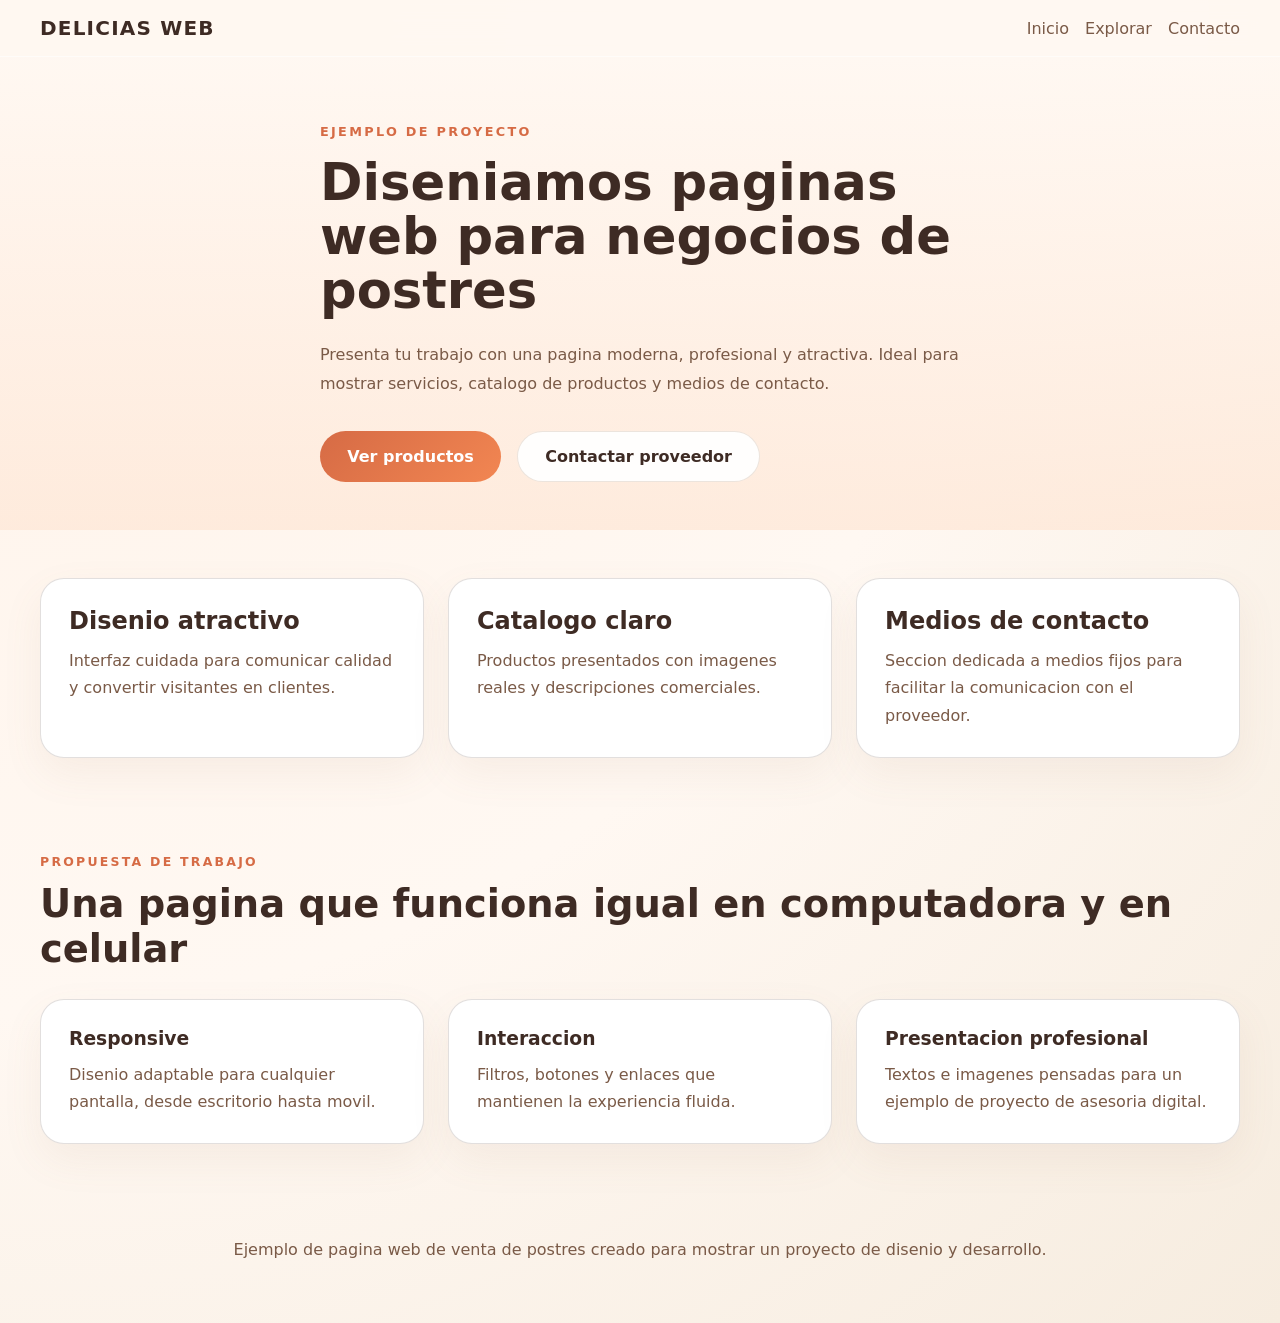
<file: index.html>
﻿<!DOCTYPE html>
<html lang="es">
<head>
  <meta charset="UTF-8" />
  <meta name="viewport" content="width=device-width, initial-scale=1.0" />
  <title>Delicias Web | Presentación de proyecto</title>
  <meta name="description" content="Pagina de presentación de proyecto web para venta de postres creativos." />
  <link rel="stylesheet" href="css/styles.css" />
</head>
<body>
  <header class="site-header">
    <div class="container header-content">
      <strong class="brand">Delicias Web</strong>
      <nav>
        <a href="index.html">Inicio</a>
        <a href="explorar.html">Explorar</a>
        <a href="contacto.html">Contacto</a>
      </nav>
    </div>
  </header>

  <main>
    <section class="hero hero-home">
      <div class="container hero-content">
        <span class="eyebrow">Ejemplo de proyecto</span>
        <h1>Diseniamos paginas web para negocios de postres</h1>
        <p>Presenta tu trabajo con una pagina moderna, profesional y atractiva. Ideal para mostrar servicios, catalogo de productos y medios de contacto.</p>
        <div class="hero-actions">
          <a class="button button-primary" href="explorar.html">Ver productos</a>
          <a class="button button-secondary" href="contacto.html">Contactar proveedor</a>
        </div>
      </div>
    </section>

    <section class="container section-preview">
      <div class="grid-3">
        <article class="feature-card">
          <h2>Disenio atractivo</h2>
          <p>Interfaz cuidada para comunicar calidad y convertir visitantes en clientes.</p>
        </article>
        <article class="feature-card">
          <h2>Catalogo claro</h2>
          <p>Productos presentados con imagenes reales y descripciones comerciales.</p>
        </article>
        <article class="feature-card">
          <h2>Medios de contacto</h2>
          <p>Seccion dedicada a medios fijos para facilitar la comunicacion con el proveedor.</p>
        </article>
      </div>
    </section>

    <section class="container section-showcase">
      <div class="section-header">
        <span>Propuesta de trabajo</span>
        <h2>Una pagina que funciona igual en computadora y en celular</h2>
      </div>
      <div class="showcase-grid">
        <div class="showcase-card">
          <h3>Responsive</h3>
          <p>Disenio adaptable para cualquier pantalla, desde escritorio hasta movil.</p>
        </div>
        <div class="showcase-card">
          <h3>Interaccion</h3>
          <p>Filtros, botones y enlaces que mantienen la experiencia fluida.</p>
        </div>
        <div class="showcase-card">
          <h3>Presentacion profesional</h3>
          <p>Textos e imagenes pensadas para un ejemplo de proyecto de asesoria digital.</p>
        </div>
      </div>
    </section>
  </main>

  <footer class="site-footer">
    <div class="container">
      <p>Ejemplo de pagina web de venta de postres creado para mostrar un proyecto de disenio y desarrollo.</p>
    </div>
  </footer>
</body>
</html>
</file>
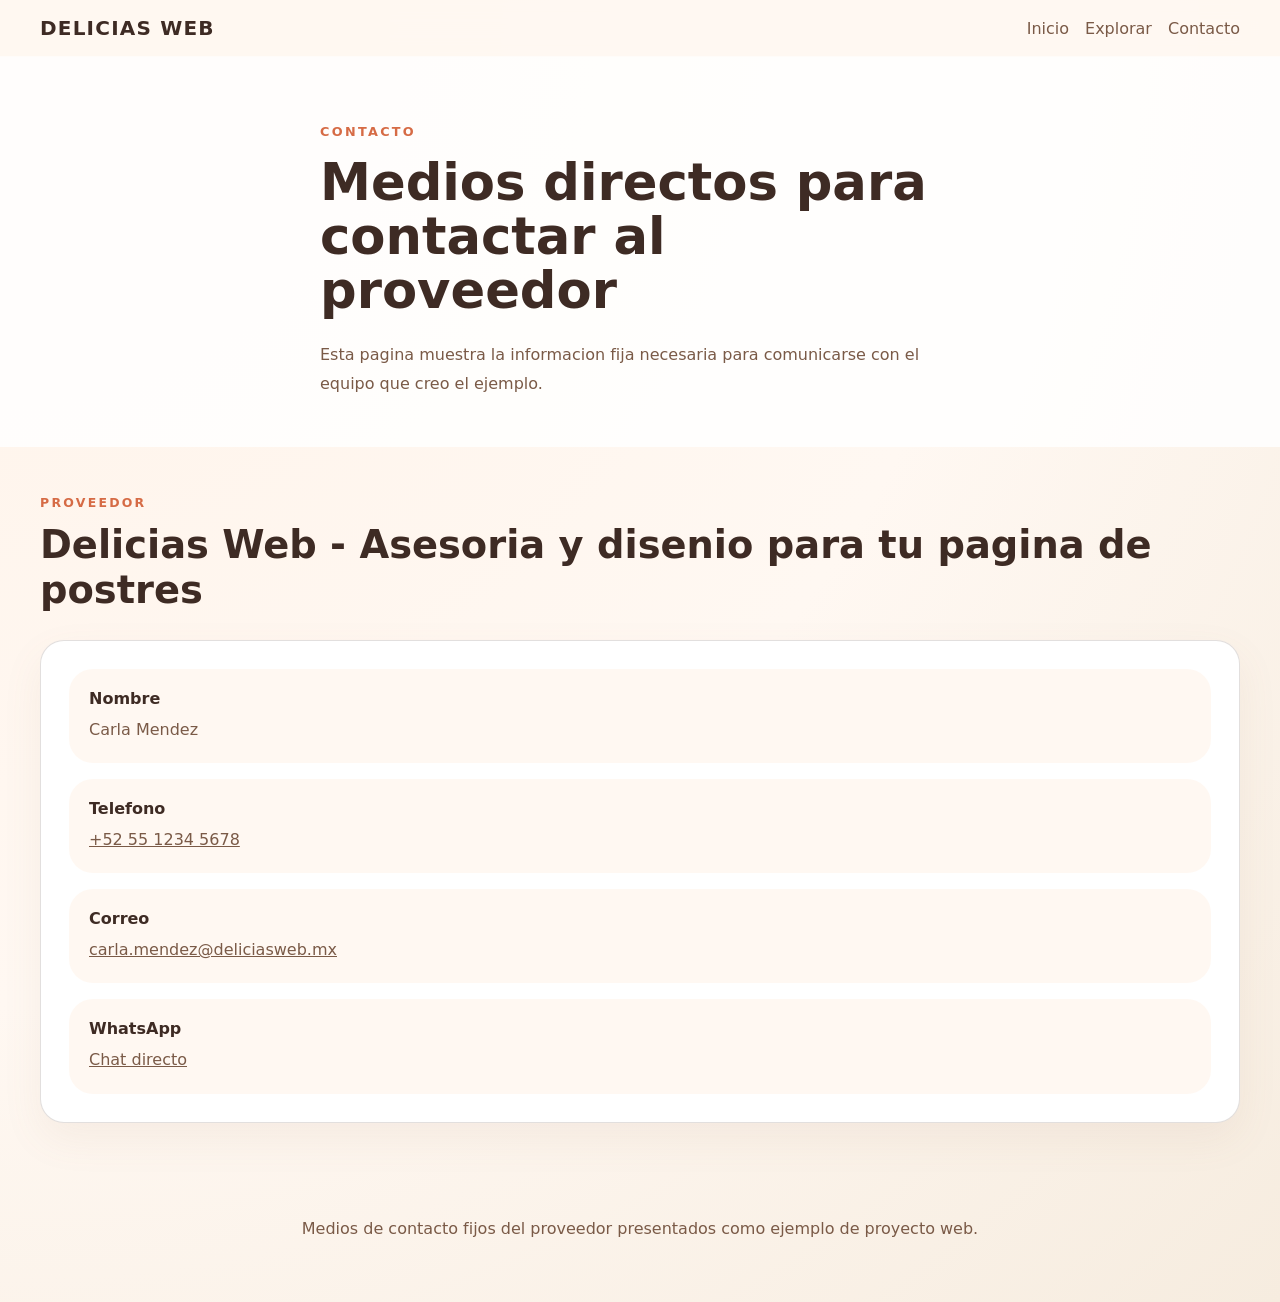
<file: contacto.html>
﻿<!DOCTYPE html>
<html lang="es">
<head>
  <meta charset="UTF-8" />
  <meta name="viewport" content="width=device-width, initial-scale=1.0" />
  <title>Contacto | Delicias Web</title>
  <meta name="description" content="Medios de contacto fijos del proveedor para el ejemplo de proyecto de postres." />
  <link rel="stylesheet" href="css/styles.css" />
</head>
<body>
  <header class="site-header">
    <div class="container header-content">
      <strong class="brand">Delicias Web</strong>
      <nav>
        <a href="index.html">Inicio</a>
        <a href="explorar.html">Explorar</a>
        <a href="contacto.html">Contacto</a>
      </nav>
    </div>
  </header>

  <main>
    <section class="hero hero-contact">
      <div class="container hero-content">
        <span class="eyebrow">Contacto</span>
        <h1>Medios directos para contactar al proveedor</h1>
        <p>Esta pagina muestra la informacion fija necesaria para comunicarse con el equipo que creo el ejemplo.</p>
      </div>
    </section>

    <section class="container section-contact">
      <div class="section-header">
        <span>Proveedor</span>
        <h2>Delicias Web - Asesori­a y disenio para tu pagina de postres</h2>
      </div>
      <div class="contact-panel">
        <div class="contact-item">
          <strong>Nombre</strong>
          <p>Carla Mendez</p>
        </div>
        <div class="contact-item">
          <strong>Telefono</strong>
          <p><a href="tel:+525512345678">+52 55 1234 5678</a></p>
        </div>
        <div class="contact-item">
          <strong>Correo</strong>
          <p><a href="mailto:carla.mendez@deliciasweb.mx">carla.mendez@deliciasweb.mx</a></p>
        </div>
        <div class="contact-item">
          <strong>WhatsApp</strong>
          <p><a href="https://wa.me/525512345678" target="_blank" rel="noreferrer">Chat directo</a></p>
        </div>
      </div>
    </section>
  </main>

  <footer class="site-footer">
    <div class="container">
      <p>Medios de contacto fijos del proveedor presentados como ejemplo de proyecto web.</p>
    </div>
  </footer>
</body>
</html>
</file>
<file: css/styles.css>
:root {
  --bg: #fff8f2;
  --surface: #fff;
  --text: #3e2b24;
  --muted: #7a5a47;
  --primary: #d66b45;
  --secondary: #f2c9b6;
  --border: rgba(62, 43, 36, 0.15);
  --radius: 24px;
  font-family: Inter, system-ui, sans-serif;
}

* {
  box-sizing: border-box;
}

html {
  scroll-behavior: smooth;
}

body {
  margin: 0;
  min-height: 100vh;
  background: radial-gradient(circle at top left, #fff3e9 0%, #fff8f2 55%, #f6ecdf 100%);
  color: var(--text);
}

img {
  max-width: 100%;
  display: block;
}

a {
  color: inherit;
}

.container {
  width: min(1200px, calc(100% - 2rem));
  margin: 0 auto;
}

.site-header {
  position: sticky;
  top: 0;
  z-index: 10;
  background: rgba(255, 248, 242, 0.95);
  backdrop-filter: blur(12px);
  border-bottom: 1px solid rgba(255, 255, 255, 0.5);
}

.header-content {
  display: flex;
  align-items: center;
  justify-content: space-between;
  gap: 1rem;
  padding: 1rem 0;
}

.brand {
  font-size: 1.25rem;
  letter-spacing: 0.06em;
  text-transform: uppercase;
}

nav {
  display: flex;
  flex-wrap: wrap;
  gap: 1rem;
}

nav a {
  color: var(--muted);
  text-decoration: none;
  font-weight: 500;
  transition: color 0.2s ease;
}

nav a:hover {
  color: var(--primary);
}

.hero {
  padding: 4rem 0 3rem;
}

.hero-content {
  max-width: 640px;
}

.eyebrow {
  display: inline-block;
  font-weight: 700;
  letter-spacing: 0.18em;
  text-transform: uppercase;
  color: var(--primary);
  font-size: 0.8rem;
}

.hero h1 {
  font-size: clamp(2.5rem, 4vw, 4rem);
  margin: 1rem 0 0;
  line-height: 1.05;
}

.hero p {
  margin: 1.5rem 0 0;
  line-height: 1.8;
  color: var(--muted);
}

.hero-home {
  background: linear-gradient(180deg, rgba(255, 248, 242, 0.95), rgba(254, 232, 216, 0.8));
}

.hero-explore,
.hero-contact {
  background: rgba(255, 255, 255, 0.85);
}

.hero-actions {
  margin-top: 2rem;
  display: flex;
  flex-wrap: wrap;
  gap: 1rem;
}

.button {
  display: inline-flex;
  align-items: center;
  justify-content: center;
  padding: 0.95rem 1.7rem;
  border-radius: 999px;
  text-decoration: none;
  font-weight: 700;
  transition: transform 0.25s ease, box-shadow 0.25s ease;
}

.button-primary {
  background: linear-gradient(135deg, var(--primary), #f28652);
  color: #fff;
}

.button-secondary {
  background: rgba(255, 255, 255, 0.92);
  color: var(--text);
  border: 1px solid rgba(138, 92, 56, 0.16);
}

.button:hover {
  transform: translateY(-2px);
}

.section-preview,
.section-showcase,
.section-products,
.section-contact {
  padding: 3rem 0;
}

.section-header {
  display: grid;
  gap: 0.75rem;
  margin-bottom: 1.75rem;
}

.section-header span {
  color: var(--primary);
  font-weight: 700;
  text-transform: uppercase;
  letter-spacing: 0.18em;
  font-size: 0.78rem;
}

.section-header h2 {
  margin: 0;
  font-size: clamp(2rem, 3vw, 2.75rem);
}

.grid-3 {
  display: grid;
  gap: 1.5rem;
  grid-template-columns: repeat(3, minmax(0, 1fr));
}

.feature-card,
.showcase-card,
.contact-panel,
.product-card {
  background: var(--surface);
  border: 1px solid var(--border);
  border-radius: var(--radius);
  padding: 1.75rem;
  box-shadow: 0 16px 40px rgba(157, 114, 88, 0.08);
}

.feature-card h2,
.showcase-card h3,
.product-card h3,
.contact-item strong {
  margin: 0 0 0.75rem;
}

.feature-card p,
.showcase-card p,
.product-card p,
.contact-item p {
  margin: 0;
  line-height: 1.7;
  color: var(--muted);
}

.showcase-grid {
  display: grid;
  gap: 1.5rem;
  grid-template-columns: repeat(3, minmax(0, 1fr));
}

.filter-row {
  display: flex;
  gap: 1rem;
  flex-wrap: wrap;
  margin-bottom: 1.5rem;
}

.filter-row input,
.filter-row select {
  width: min(320px, 100%);
  border: 1px solid var(--border);
  border-radius: 999px;
  padding: 0.95rem 1.15rem;
  background: #fff;
  color: var(--text);
}

.product-grid {
  display: grid;
  gap: 1.5rem;
  grid-template-columns: repeat(3, minmax(0, 1fr));
}

.product-card {
  display: grid;
  gap: 1rem;
  overflow: hidden;
  transition: transform 0.25s ease, box-shadow 0.25s ease;
}

.product-card:hover {
  transform: translateY(-4px);
}

.product-card img {
  width: 100%;
  height: 220px;
  object-fit: cover;
}

.product-content {
  display: grid;
  gap: 0.75rem;
}

.tag {
  display: inline-flex;
  padding: 0.45rem 0.9rem;
  border-radius: 999px;
  background: rgba(246, 198, 176, 0.55);
  color: var(--text);
  font-size: 0.8rem;
  width: fit-content;
}

.price {
  font-weight: 700;
  color: var(--primary);
}

.contact-panel {
  display: grid;
  gap: 1rem;
}

.contact-item {
  background: rgba(255, 248, 242, 0.95);
  border-radius: 24px;
  padding: 1.25rem;
}

.contact-item strong {
  display: block;
  font-weight: 700;
  margin-bottom: 0.5rem;
}

.site-footer {
  padding: 2rem 0 3rem;
  color: var(--muted);
  text-align: center;
}

@media (max-width: 980px) {
  .header-content,
  .hero-content,
  .grid-3,
  .showcase-grid,
  .product-grid,
  .contact-panel {
    gap: 1rem;
  }

  .header-content {
    flex-direction: column;
    align-items: flex-start;
  }

  .product-grid,
  .showcase-grid,
  .grid-3,
  .contact-panel {
    grid-template-columns: 1fr;
  }
}

@media (max-width: 620px) {
  .header-content {
    padding: 0.75rem 0;
  }

  nav {
    width: 100%;
  }

  .hero {
    padding-top: 2rem;
  }

  .filter-row {
    flex-direction: column;
  }
}
</file>
